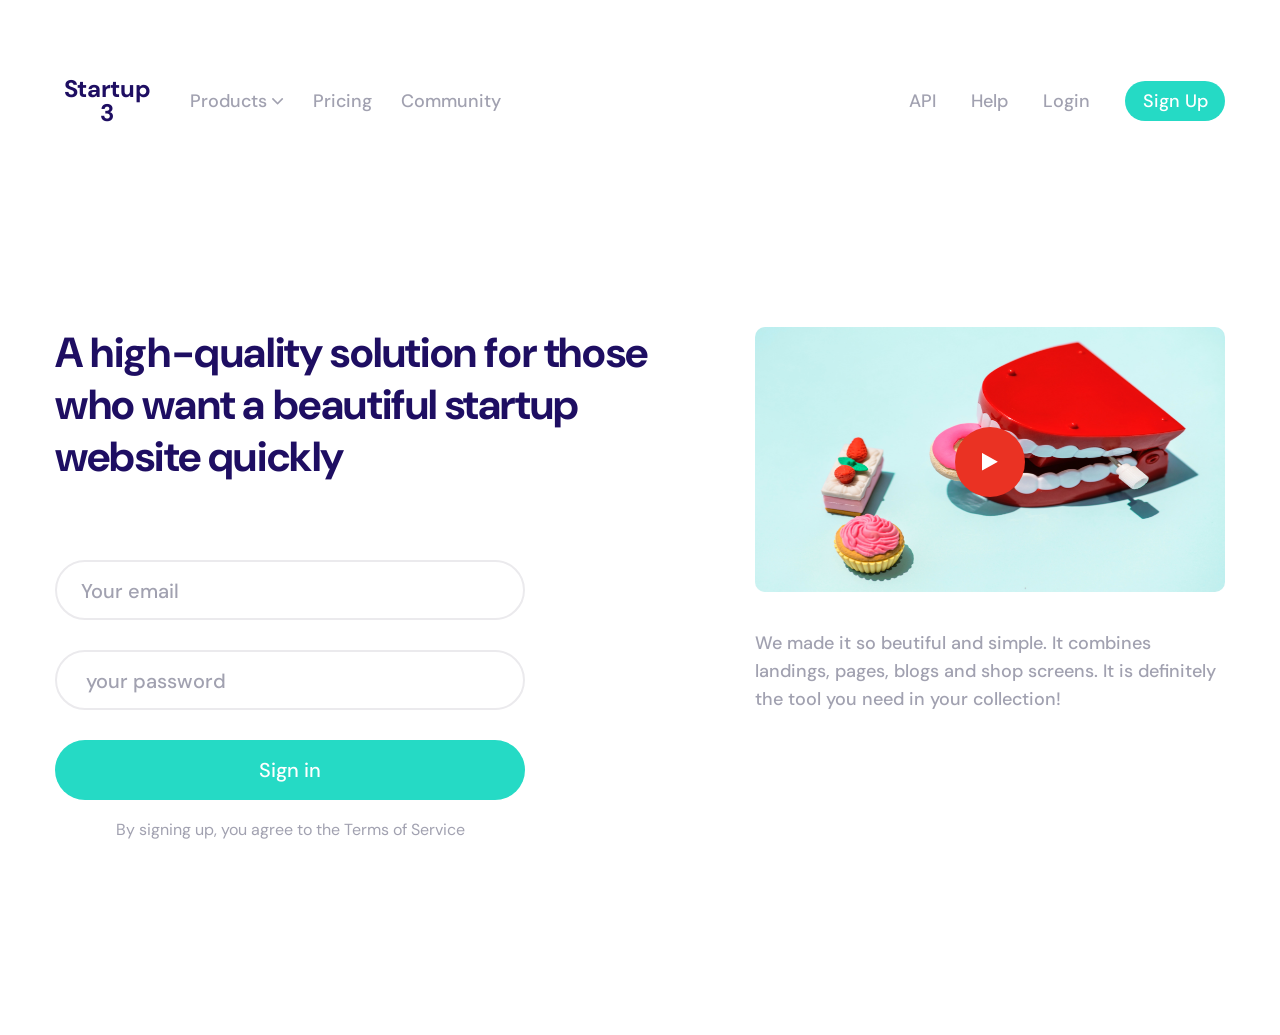
<file: index.html>
<!DOCTYPE html>
<html lang="en">

<head>
    <meta charset="UTF-8">
    <meta name="viewport" content="width=device-width, initial-scale=1.0">
    <title>Document</title>
    <link rel="stylesheet" href="./assets/style.css">
    <link rel="icon" type="image/x-icon" href="./assets/images/shop_screens.jpg">
</head>

<body>
    <header>
        <nav class="container-header">
            <div class="row-header">
                <div class="col-left-header">
                    <h1 class="header-heading">
                        Startup 3
                    </h1>
                    <input type="checkbox" hidden id="menu-checkbox" class="menu-checkbox">
                    <label for="menu-checkbox" class="input-checkbox-lable">
                        <span class="menu-button"></span>
                        <span class="menu-button"></span>
                        <span class="menu-button"></span>
                    </label>
                    <div class="nav-list">
                        <ul class="list">
                            <a href="#">
                                <li class="list-group"> <span>Products</span>
                                    <svg width="12" height="7" viewBox="0 0 12 7" fill="none"
                                        xmlns="http://www.w3.org/2000/svg">
                                        <path
                                            d="M11.1384 0.926409C11.1384 0.837123 11.0938 0.736676 11.0268 0.669712L10.4688 0.111676C10.4018 0.0447122 10.3013 6.9499e-05 10.2121 6.9499e-05C10.1228 6.9499e-05 10.0223 0.0447122 9.95536 0.111676L5.5692 4.49784L1.18304 0.111676C1.11607 0.0447122 1.01563 6.9499e-05 0.926339 6.9499e-05C0.825893 6.9499e-05 0.736607 0.0447122 0.669643 0.111676L0.111607 0.669712C0.0446429 0.736676 7.45058e-08 0.837123 7.45058e-08 0.926409C7.45058e-08 1.01569 0.0446429 1.11614 0.111607 1.1831L5.3125 6.384C5.37946 6.45096 5.47991 6.49561 5.5692 6.49561C5.65848 6.49561 5.75893 6.45096 5.82589 6.384L11.0268 1.1831C11.0938 1.11614 11.1384 1.01569 11.1384 0.926409Z"
                                            fill="#151439" fill-opacity="0.4" />
                                    </svg>

                                </li>
                            </a>
                            <a href="#">
                                <li>Pricing</li>
                            </a>
                            <a href="#">
                                <li>Community</li>
                            </a>

                        </ul>

                        <ul class="list list-2">
                            <a href="#">
                                <li>API</li>
                            </a>
                            <a href="#">
                                <li>Help</li>
                            </a>
                            <a href="#">
                                <li>Login</li>
                            </a>
                            <button class="btn-heading">Sign Up</button>
                        </ul>
                    </div>
                </div>





            </div>
        </nav>
    </header>

    <!-- section-body -->
    <section>
        <div class="container">
            <div class="row">
                <div class="box-1">
                    <div class="col-left-1">
                        <h1 class="heading">
                            A high-quality solution for those who want a beautiful startup website quickly
                        </h1>
                    </div>
                    <div class="col-left-2">
                        <form class="column">
                            <input class="email-input" type="email" id="email" placeholder="Your email" required>
                            <input class="password-input" type="password" name="password" placeholder=" your password">
                            <button class="btn" type="submit">Sign in</button>
                        </form>
                        <p class="para">
                            By signing up, you agree to the Terms of Service
                        </p>
                    </div>
                </div>

                <div class="box-2">
                    <div class="col-right">
                        <div class="img-box">
                            <img src="./assets/images/shop_screens.jpg" alt="shop_screens">
                            <div class="play-btn">
                                <svg width="16" height="18" viewBox="0 0 16 18" fill="none"
                                    xmlns="http://www.w3.org/2000/svg">
                                    <path
                                        d="M15.4464 9.07373L0.625 17.3103C0.453869 17.4071 0.30506 17.4182 0.178571 17.3438C0.0595238 17.2694 0 17.1355 0 16.942V0.513462C0 0.32001 0.0595238 0.186081 0.178571 0.111676C0.30506 0.0372713 0.453869 0.0484321 0.625 0.145159L15.4464 8.38177C15.6176 8.47849 15.7031 8.59382 15.7031 8.72775C15.7031 8.86168 15.6176 8.977 15.4464 9.07373Z"
                                        fill="white" />
                                </svg>

                            </div>
                        </div>
                        <p class="para-2">
                            We made it so beutiful and simple. It combines landings, pages, blogs and shop screens. It
                            is definitely the tool you need in your collection!
                        </p>
                    </div>
                </div>
            </div>
        </div>
    </section>
</body>

</html>
</file>
<file: assets/style.css>
@import url('https://fonts.googleapis.com/css2?family=DM+Sans:ital,opsz,wght@0,9..40,100..1000;1,9..40,100..1000&display=swap');

* {
    font-family: "DM Sans", sans-serif;
    margin: 0;
    text-decoration: none;
}
.container-header {
    max-width: 1170px;
    width: 100%;
    margin: auto;
    padding: 10px;
    position: relative;
}

.row-header {
    display: flex;
    align-items: center;
    padding-top: 67px;
}

.col-left-header {
    display: flex;
    align-items: center;
    justify-content: center;
    gap: 31px;
}

.header-heading {
    font-weight: 700;
    font-size: 24px;
    line-height: 100%;
    letter-spacing: -0.29px;
    text-align: center;
    color: #1E0E62;
    width: 100%;
    max-width: 111px;
}

.input-checkbox-lable {
    display: flex;
    align-items: center;
    justify-content: center;
    flex-direction: column;
    gap: 2px;
    cursor: pointer;
    z-index: 2;
    right: 10px;
    top: 88px;
    display: none;
    position: absolute;
}

.menu-button {
    width: 40px;
    height: 4px;
    background-color: black;
    border-radius: 4px;
    display: flex;
}

.menu-checkbox {
    position: relative;
    z-index: 2;
}
.nav-list
{
    width: 100%;
    display: flex;
    justify-content: space-between;
    align-items: center;
    justify-content: center;
    gap: 408px;
}

.list {
    display: flex;
    align-items: center;
    gap: 29px;
    list-style-type: none;
    padding: 0;
    margin: 0;

}
.list-group
{
    display: flex;
    justify-content: center;
    align-items: center;
    gap: 5px;
}

.list-2 {
    gap: 35px;
}


li {
    font-weight: 500;
    font-size: 18px;
    line-height: 26px;
    color: #15143966;

}

.btn-heading {
    width: 100px;
    height: 40px;
    border-radius: 100px;
    font-weight: 500;
    font-size: 18px;
    line-height: 26px;
    text-align: center;
    background-color: #25DAC5;
    color: #FFFFFF;
    border: none;
    cursor: pointer;
}

.btn-heading:hover {
    background-color: #FFFFFF;
    color: #25DAC5;
}



@media (max-width:1200px) {
    .nav-list {
        position: fixed;
        top: 0;
        left: 100%;
        width: 100%;
        height: 100%;
        background-color: whitesmoke;
        flex-direction: column;
        justify-content: center;
        align-items: center;
        gap: 10px;
        z-index: 1;
        transition: all 300ms;
    }

    .row {
        justify-content: space-between;
    }

    .list{
        flex-direction: column;
        gap: 10px;
    }
    .input-checkbox-lable{
        display: flex;
    }
    .menu-checkbox:checked~.nav-list{
        left: 0;
    }
    

}

/* body section */
section {
    min-height: 100vh;
    display: flex;
    align-items: center;
    justify-content: center;
}

.container {
    max-width: 1170px;
    display: flex;
    align-items: center;
    justify-content: center;
    padding: 20px;
}

.row {
    display: flex;
    justify-content: center;
    /* align-items: center;
        min-height: 100vh; */
    width: 100%;
    gap: 100px;
}

.box-1 {
    display: flex;
    flex-direction: column;
    gap: 77px;
}

.col-left-1 {
    max-width: 600px;
}

.heading {
    font-weight: 700;
    font-size: 42px;
    line-height: 52px;
    letter-spacing: -0.4px;
    color: #1E0E62;

}

.col-left-2 {
    max-width: 470px;
}

.column {
    display: flex;
    flex-direction: column;
    gap: 30px;
}

.email-input {
    max-width: 470px;
    height: 22px;
    border-radius: 100px;
    border: 2px solid;
    border-color: #EBEAED;

    font-weight: 500;
    font-size: 20px;
    line-height: 26px;
    padding: 18px 24px 16px 24px;
    outline: none;
}

.email-input::placeholder {
    color: #15143966;
}

.password-input {
    max-width: 470px;
    height: 22px;
    border-radius: 100px;
    border: 2px solid;
    border-color: #EBEAED;

    font-weight: 500;
    font-size: 20px;
    line-height: 26px;
    padding: 18px 24px 16px 24px;
    outline: none;
}

.password-input::placeholder {
    color: #15143966;
}

.btn {
    max-width: 470px;
    height: 60px;
    border-radius: 100px;
    background-color: #25DAC5;
    color: #FFFFFF;

    font-weight: 500;
    font-size: 20px;
    line-height: 26px;
    text-align: center;
    border: none;
    cursor: pointer;


}

.btn:hover {
    background-color: #FFFFFF;
    color: #25DAC5;
}

.para {
    font-weight: 400;
    font-size: 16px;
    line-height: 26px;
    text-align: center;
    padding-top: 17px;
    color: #15143966;
}

.box-2 {
    display: flex;
    flex-direction: column;

}

.col-right {
    max-width: 470px;
}

img {
    width: 100%;
    height: 265px;
    border-radius: 10px;


}

.img-box {
    position: relative;
}

.play-btn {
    position: absolute;
    top: 50%;
    left: 50%;
    transform: translate(-50%, -50%);

    width: 70px;
    height: 70px;
    background-color: #EA3223;
    color: white;

    display: flex;
    align-items: center;
    justify-content: center;

    border-radius: 50%;
    font-size: 30px;
    cursor: pointer;
}

.play-btn:hover {
    background-color: white;
}

.play-btn:hover path {
    fill: #EA3223;
}

.para-2 {
    font-weight: 500;
    font-size: 18px;
    line-height: 28px;
    color: #15143966;
    padding-top: 32px;
}


@media (max-width: 992px) {
    .row {
        gap: 50px;
    }

    .heading {
        font-size: 36px;
        line-height: 46px;
    }
}

@media (max-width: 768px) {
    .row {
        flex-direction: column;
        gap: 40px;
        align-items: center;
        text-align: center;
    }

    .box-1 {
        width: 100%;
    }

    .box-2 {
        width: 100%;
    }

    .col-left-1 {
        max-width: 100%;
    }

    .col-left-2 {
        max-width: 100%;
    }

    .col-right {
        max-width: 100%;
    }

    .heading {
        font-size: 28px;
        line-height: 38px;
    }

    .column {
        gap: 20px;
    }

    .email-input {
        /* width: 100%; */
        max-width: 720px;
    }

    .password-input {
        /* width: 100%; */
        max-width: 720px;
    }

    .btn {
        width: 100%;
        max-width: 100%;
    }

    img {
        height: auto;
    }
}


@media (max-width: 480px) {
    .heading {
        font-size: 24px;
        line-height: 32px;
    }

    .para-2 {
        font-size: 16px;
        line-height: 24px;
    }
}
</file>
